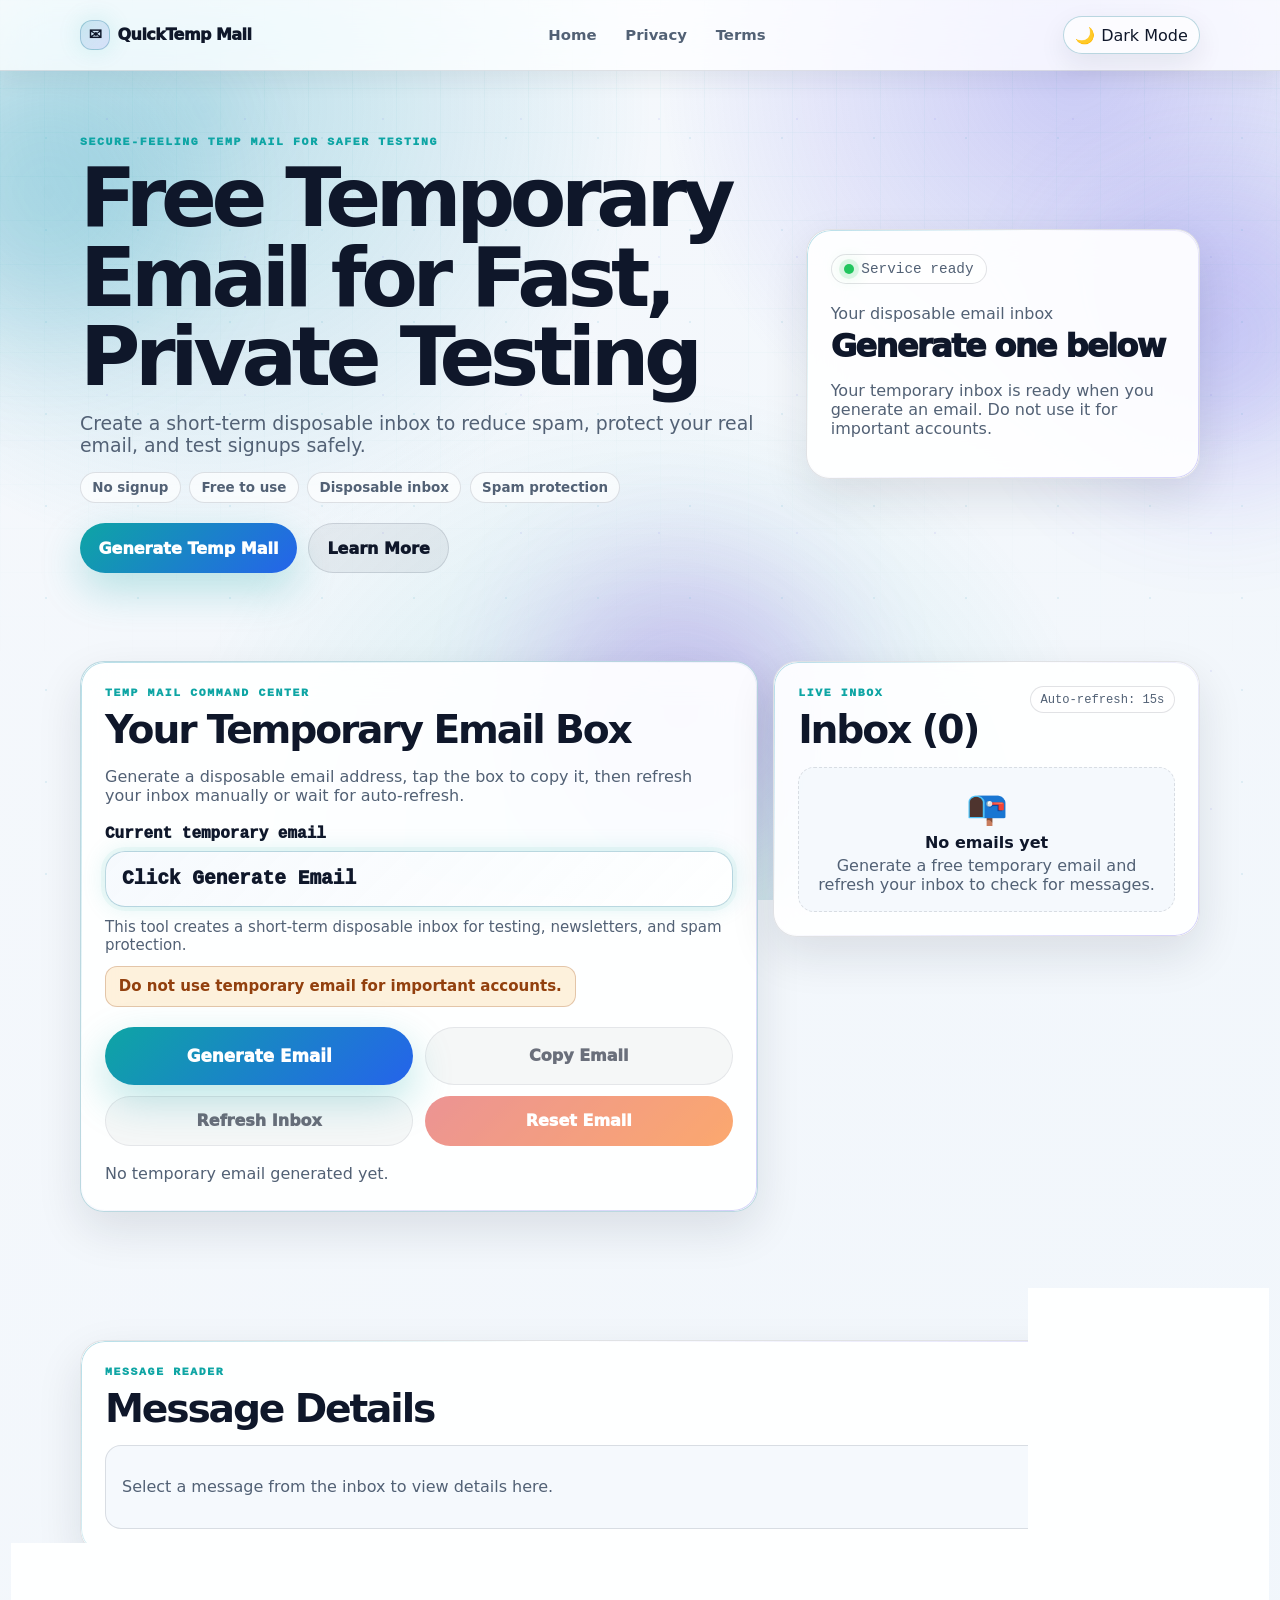
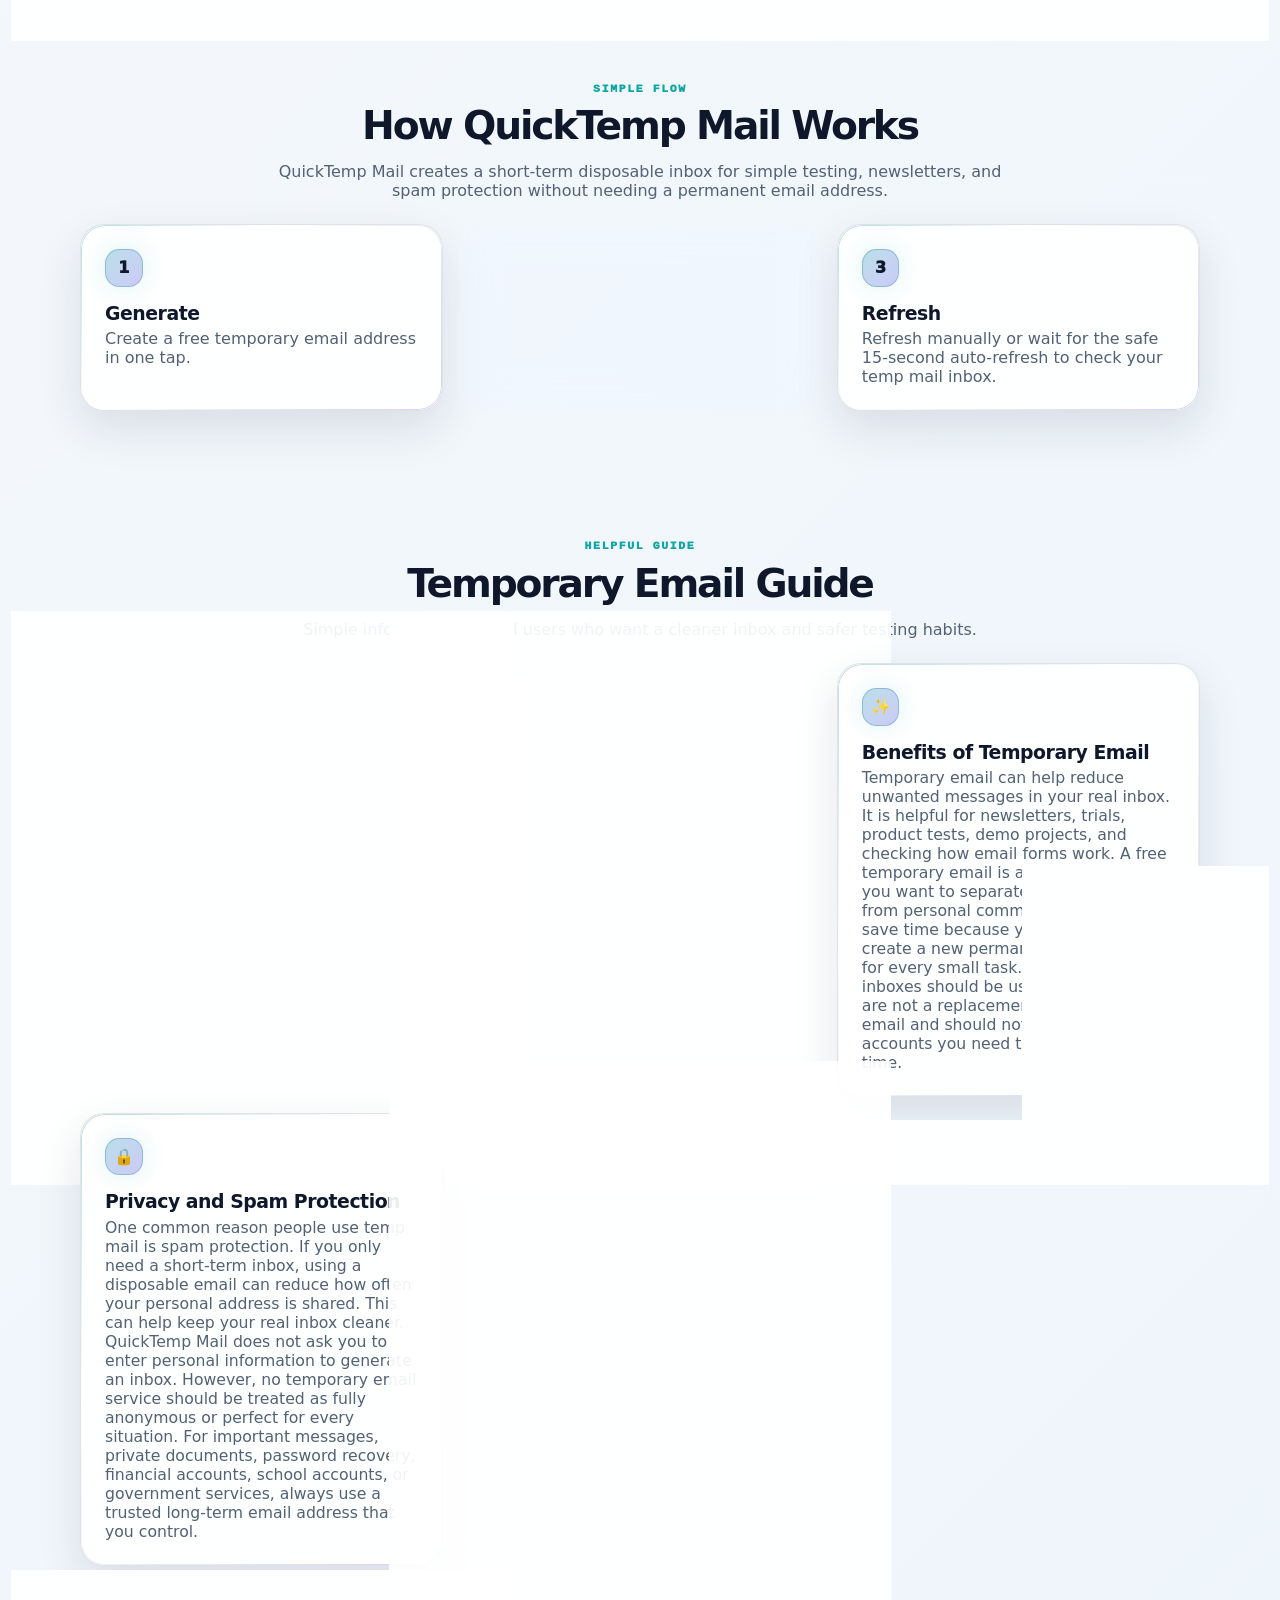
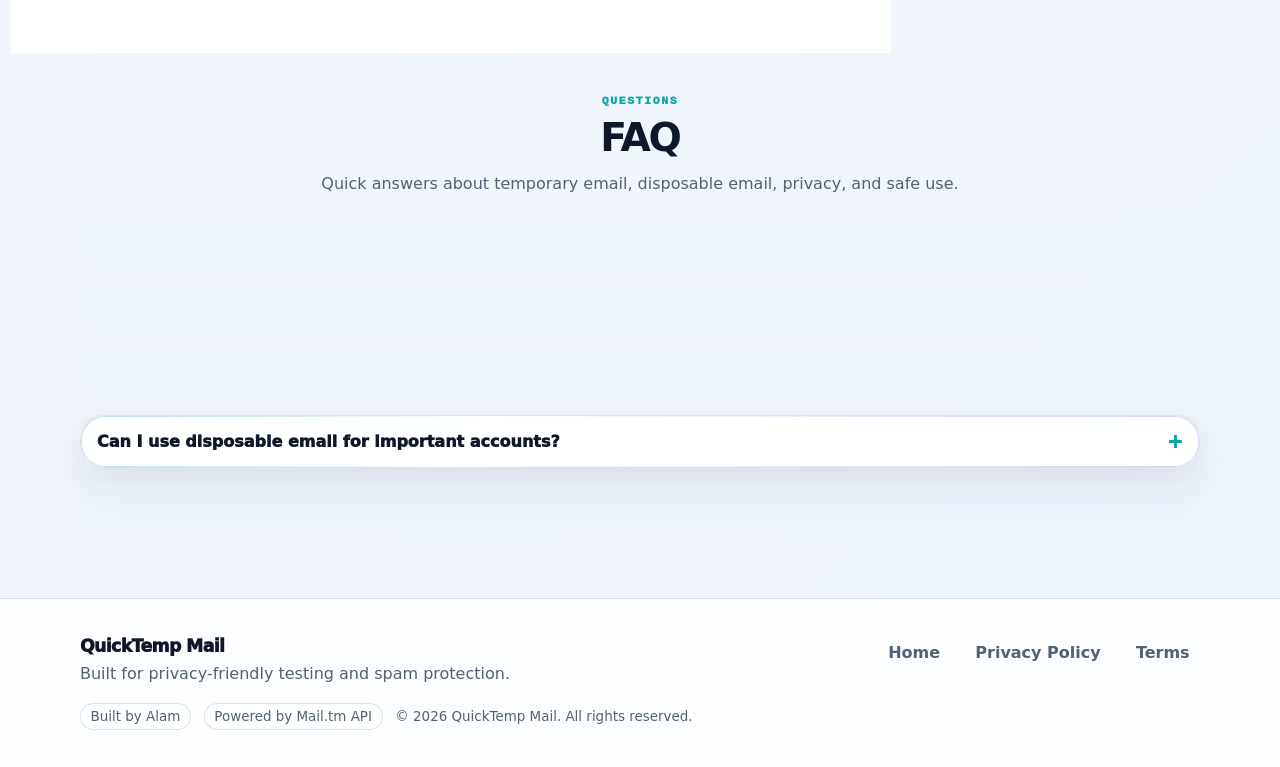
<file: index.html>
<!DOCTYPE html>
<html lang="en" data-theme="light">
<head>
  <meta charset="UTF-8" />
  <meta name="viewport" content="width=device-width, initial-scale=1.0" />
  <title>QuickTemp Mail - Free Temporary Email for Fast, Private Testing</title>
  <meta name="description" content="QuickTemp Mail is a free temporary email and disposable temp mail inbox for spam protection, newsletters, trials, and privacy-friendly testing." />
  <meta name="robots" content="index, follow" />
  <link rel="canonical" href="https://quicktemp-mail.pages.dev/" />
  <link rel="manifest" href="manifest.json" />
  <link rel="icon" href="favicon.svg" type="image/svg+xml" />

  <meta property="og:title" content="QuickTemp Mail - Free Temporary Email" />
  <meta property="og:description" content="Create a short-term disposable inbox to reduce spam and test signups safely." />
  <meta property="og:type" content="website" />
  <meta property="og:url" content="https://quicktemp-mail.pages.dev/" />
  <meta property="og:image" content="https://quicktemp-mail.pages.dev/favicon.svg" />

  <link rel="stylesheet" href="style.css" />
  <link rel="stylesheet" href="security-ui.css" />
</head>
<body>
  <div class="background-effects" aria-hidden="true">
    <span class="glow glow-one"></span>
    <span class="glow glow-two"></span>
    <span class="glow glow-three"></span>
    <span class="cyber-grid"></span>
    <span class="particle-field"></span>
  </div>

  <header class="site-header">
    <nav class="nav container" aria-label="Main navigation">
      <a class="logo" href="index.html" aria-label="QuickTemp Mail homepage">
        <span class="logo-mark" aria-hidden="true">✉️</span>
        <span>QuickTemp Mail</span>
      </a>

      <div class="nav-links" aria-label="Page links">
        <a href="index.html">Home</a>
        <a href="privacy.html">Privacy</a>
        <a href="terms.html">Terms</a>
      </div>

      <button class="theme-toggle" type="button" aria-label="Toggle dark mode">
        <span aria-hidden="true">🌙</span>
        <span class="theme-toggle-text">Dark Mode</span>
      </button>
    </nav>
  </header>

  <main>
    <section class="hero section-padding">
      <div class="container hero-grid">
        <div class="hero-content reveal-card">
          <p class="eyebrow">Secure-feeling temp mail for safer testing</p>
          <h1>Free Temporary Email for Fast, Private Testing</h1>
          <p class="hero-description">Create a short-term disposable inbox to reduce spam, protect your real email, and test signups safely.</p>

          <div class="trust-badges" aria-label="QuickTemp Mail highlights">
            <span>No signup</span>
            <span>Free to use</span>
            <span>Disposable inbox</span>
            <span>Spam protection</span>
          </div>

          <div class="hero-actions" aria-label="Primary actions">
            <a class="btn btn-primary" href="#mailbox">Generate Temp Mail</a>
            <a class="btn btn-secondary" href="#guide">Learn More</a>
          </div>
        </div>

        <aside class="hero-card reveal-card" aria-label="Temporary email preview">
          <div class="status-pill">
            <span class="status-dot" aria-hidden="true"></span>
            Service ready
          </div>
          <p class="preview-label">Your disposable email inbox</p>
          <p class="preview-email">Generate one below</p>
          <p class="muted-text">Your temporary inbox is ready when you generate an email. Do not use it for important accounts.</p>
        </aside>
      </div>
    </section>

    <section id="mailbox" class="section-padding app-section">
      <div class="container app-layout">
        <section class="panel temp-box reveal-card" aria-labelledby="temp-mail-title">
          <div class="section-heading">
            <p class="eyebrow">Temp mail command center</p>
            <h2 id="temp-mail-title">Your Temporary Email Box</h2>
            <p>Generate a disposable email address, tap the box to copy it, then refresh your inbox manually or wait for auto-refresh.</p>
          </div>

          <div id="errorBanner" class="error-banner" role="alert" hidden></div>

          <div class="email-display" aria-live="polite">
            <label for="emailAddress">Current temporary email</label>
            <div class="email-row">
              <input id="emailAddress" type="text" value="Click Generate Email" readonly aria-describedby="emailHelp importantNotice" title="Tap to copy email" />
            </div>
            <p id="emailHelp" class="help-text">This tool creates a short-term disposable inbox for testing, newsletters, and spam protection.</p>
            <p id="importantNotice" class="notice-text">Do not use temporary email for important accounts.</p>
          </div>

          <div class="button-grid" aria-label="Temporary email controls">
            <button id="generateBtn" class="btn btn-primary btn-generate" type="button">Generate Email</button>
            <button id="copyBtn" class="btn btn-secondary" type="button" disabled>Copy Email</button>
            <button id="refreshBtn" class="btn btn-secondary" type="button" disabled>Refresh Inbox</button>
            <button id="resetBtn" class="btn btn-danger" type="button" disabled>Reset Email</button>
          </div>

          <div class="status-row">
            <span id="loadingSpinner" class="inline-spinner" aria-hidden="true" hidden></span>
            <p id="statusMessage" class="status-message" role="status" aria-live="polite">No temporary email generated yet.</p>
          </div>
        </section>

        <section class="panel inbox-panel reveal-card" aria-labelledby="inbox-title">
          <div class="section-heading compact-heading inbox-heading">
            <div>
              <p class="eyebrow">Live inbox</p>
              <h2 id="inbox-title">Inbox (<span id="inboxCount">0</span>)</h2>
            </div>
            <span class="auto-refresh-note">Auto-refresh: 15s</span>
          </div>

          <ul id="inboxList" class="inbox-list" aria-label="Inbox messages">
            <li class="empty-state">
              <span class="empty-icon" aria-hidden="true">📭</span>
              <strong>No emails yet</strong>
              <span>Generate a free temporary email and refresh your inbox to check for messages.</span>
            </li>
          </ul>
        </section>
      </div>
    </section>

    <section class="section-padding details-section">
      <div class="container">
        <section class="panel message-details reveal-card" aria-labelledby="message-title">
          <div class="section-heading compact-heading">
            <p class="eyebrow">Message reader</p>
            <h2 id="message-title">Message Details</h2>
          </div>

          <article id="messageDetails" class="message-card compact-placeholder">
            <p class="muted-text">Select a message from the inbox to view sender, subject, date, and text body.</p>
          </article>
        </section>
      </div>
    </section>

    <section id="how-it-works" class="section-padding how-section">
      <div class="container">
        <div class="section-heading center-heading reveal-card">
          <p class="eyebrow">Simple flow</p>
          <h2>How QuickTemp Mail Works</h2>
          <p>QuickTemp Mail creates a short-term disposable inbox for simple testing, newsletters, and spam protection without needing a permanent email address.</p>
        </div>

        <div class="steps-grid">
          <article class="step-card reveal-card">
            <span class="step-number">1</span>
            <h3>Generate</h3>
            <p>Create a free temporary email address in one tap.</p>
          </article>

          <article class="step-card reveal-card">
            <span class="step-number">2</span>
            <h3>Use</h3>
            <p>Copy the disposable email address and use it for newsletters, testing, or spam protection.</p>
          </article>

          <article class="step-card reveal-card">
            <span class="step-number">3</span>
            <h3>Refresh</h3>
            <p>Refresh manually or wait for the safe 15-second auto-refresh to check your temp mail inbox.</p>
          </article>
        </div>
      </div>
    </section>

    <section id="guide" class="section-padding content-section">
      <div class="container">
        <div class="section-heading center-heading reveal-card">
          <p class="eyebrow">Helpful guide</p>
          <h2>Temporary Email Guide</h2>
          <p>Simple information for real users who want a cleaner inbox and safer testing habits.</p>
        </div>

        <div class="content-grid">
          <article class="content-card reveal-card">
            <span class="content-icon" aria-hidden="true">🛡️</span>
            <h3>What is Temporary Email?</h3>
            <p>A temporary email is a short-term email address that you can use when you do not want to share your main inbox. It is useful when you want to read a confirmation message, test a form, join a newsletter, or try a simple online tool without filling your real inbox with extra mail. A temp mail inbox is usually quick to create and easy to reset. QuickTemp Mail creates a disposable email address that you can use for low-risk tasks where a short-term inbox is enough. It is not meant for important accounts, recovery emails, banking, school, or government services.</p>
          </article>

          <article class="content-card reveal-card">
            <span class="content-icon" aria-hidden="true">⚡</span>
            <h3>How Disposable Email Works</h3>
            <p>A disposable email works by creating a new short-term address. After the address is created, messages sent to that address can be fetched from the inbox. QuickTemp Mail keeps this flow simple: generate an email, copy it, use it where appropriate, and refresh the inbox to check for messages. The website saves the current temporary email session in your browser so the inbox can continue after a page refresh. The message body is shown as safe plain text where possible, which helps keep the page clean and readable.</p>
          </article>

          <article class="content-card reveal-card">
            <span class="content-icon" aria-hidden="true">✨</span>
            <h3>Benefits of Temporary Email</h3>
            <p>Temporary email can help reduce unwanted messages in your real inbox. It is helpful for newsletters, trials, product tests, demo projects, and checking how email forms work. A free temporary email is also useful when you want to separate casual testing from personal communication. It can save time because you do not need to create a new permanent email address for every small task. Still, temporary inboxes should be used carefully. They are not a replacement for your main email and should not be used for accounts you need to keep for a long time.</p>
          </article>

          <article class="content-card reveal-card">
            <span class="content-icon" aria-hidden="true">🔒</span>
            <h3>Privacy and Spam Protection</h3>
            <p>One common reason people use temp mail is spam protection. If you only need a short-term inbox, using a disposable email can reduce how often your personal address is shared. This can help keep your real inbox cleaner. QuickTemp Mail does not ask you to enter personal information to generate an inbox. However, no temporary email service should be treated as fully anonymous or perfect for every situation. For important messages, private documents, password recovery, financial accounts, school accounts, or government services, always use a trusted long-term email address that you control.</p>
          </article>

          <article class="content-card reveal-card">
            <span class="content-icon" aria-hidden="true">🧪</span>
            <h3>Temporary Email for Testing</h3>
            <p>Temporary email is useful for students, developers, creators, and website owners who need to test simple email flows. You can test a contact form, newsletter signup, demo login, or project notification without filling your main inbox. QuickTemp Mail keeps the process beginner-friendly because it runs as a static site with HTML, CSS, and JavaScript. Just generate a disposable email, send a test message, and refresh the inbox. Keep testing honest and safe, and avoid using temporary email for any harmful or misleading activity.</p>
          </article>
        </div>
      </div>
    </section>

    <section id="faq" class="section-padding faq-section">
      <div class="container">
        <div class="section-heading center-heading reveal-card">
          <p class="eyebrow">Questions</p>
          <h2>FAQ</h2>
          <p>Quick answers about temporary email, disposable email, privacy, and safe use.</p>
        </div>

        <div class="faq-grid" data-faq-list>
          <details class="faq-item reveal-card">
            <summary>What is a temporary email?</summary>
            <p>A temporary email is a short-term inbox you can use when you do not want to share your main email address.</p>
          </details>

          <details class="faq-item reveal-card">
            <summary>Is temp mail useful for spam protection?</summary>
            <p>Yes. A temp mail inbox can help reduce unwanted messages in your real inbox when you only need a short-term address.</p>
          </details>

          <details class="faq-item reveal-card">
            <summary>Is QuickTemp Mail fully anonymous?</summary>
            <p>No. This project does not claim full anonymity. Use it for privacy-friendly temporary email needs and basic testing.</p>
          </details>

          <details class="faq-item reveal-card">
            <summary>Can I use disposable email for important accounts?</summary>
            <p>No. Temporary inboxes are not recommended for banking, school, government, recovery emails, or anything important.</p>
          </details>

          <details class="faq-item reveal-card">
            <summary>Does QuickTemp Mail need setup?</summary>
            <p>No. You can generate a temporary inbox from the page without creating a personal account on this website.</p>
          </details>
        </div>
      </div>
    </section>
  </main>

  <footer class="site-footer">
    <div class="container footer-shell">
      <div class="footer-brand-block">
        <a class="footer-logo" href="index.html">QuickTemp Mail</a>
        <p>Built for privacy-friendly testing and spam protection.</p>
      </div>

      <nav class="footer-links" aria-label="Footer links">
        <a href="index.html">Home</a>
        <a href="privacy.html">Privacy Policy</a>
        <a href="terms.html">Terms</a>
      </nav>

      <div class="footer-meta" aria-label="Project credits">
        <span>Built by Alam</span>
        <span>Powered by Mail.tm API</span>
        <span>© 2026 QuickTemp Mail. All rights reserved.</span>
      </div>
    </div>
  </footer>

  <div id="toastContainer" class="toast-container" aria-live="polite" aria-atomic="true"></div>
  <script src="diagnostics.js"></script>
  <script src="script.js"></script>
</body>
</html>
</file>
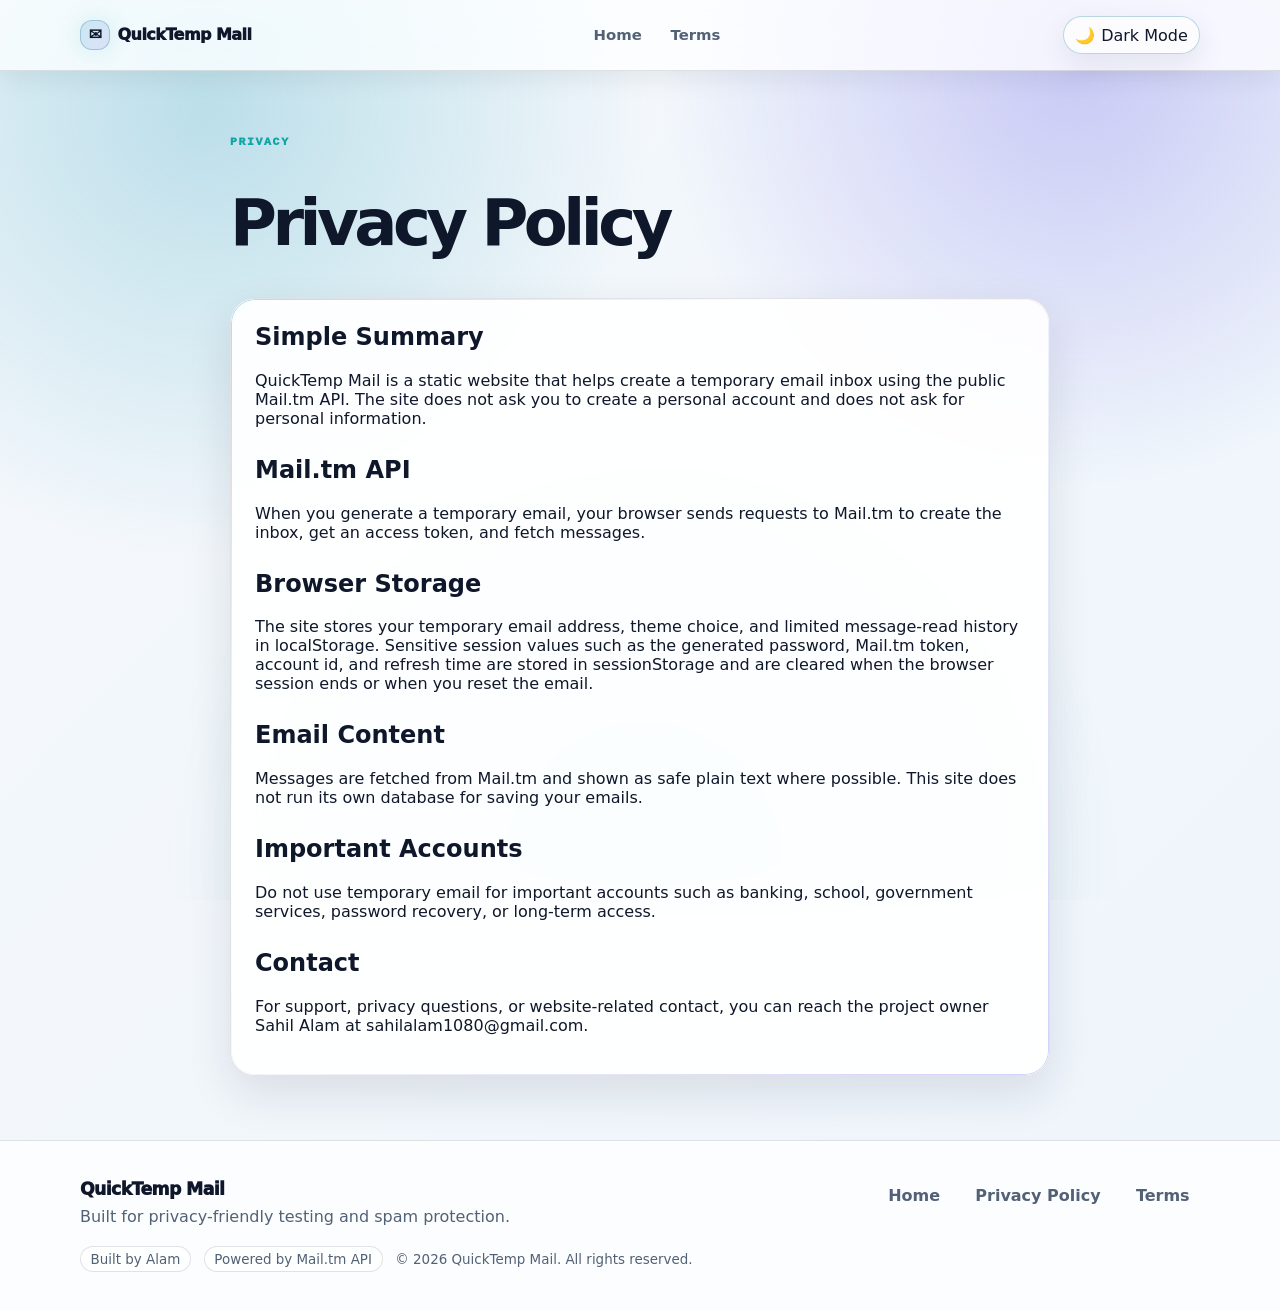
<file: privacy.html>
<!DOCTYPE html>
<html lang="en" data-theme="light">
<head>
  <meta charset="UTF-8" />
  <meta name="viewport" content="width=device-width, initial-scale=1.0" />
  <title>Privacy Policy - QuickTemp Mail</title>
  <meta name="description" content="Privacy Policy for QuickTemp Mail, a free temporary email website using Mail.tm API for disposable email inboxes." />
  <meta name="robots" content="index, follow" />
  <link rel="canonical" href="https://quicktemp-mail.pages.dev/privacy.html" />
  <link rel="manifest" href="manifest.json" />
  <link rel="icon" href="favicon.svg" type="image/svg+xml" />
  <link rel="stylesheet" href="style.css" />
  <link rel="stylesheet" href="security-ui.css" />
</head>
<body>
  <header class="site-header">
    <nav class="nav container" aria-label="Main navigation">
      <a class="logo" href="index.html">
        <span class="logo-mark" aria-hidden="true">✉️</span>
        <span>QuickTemp Mail</span>
      </a>
      <div class="nav-links" aria-label="Page links">
        <a href="index.html">Home</a>
        <a href="terms.html">Terms</a>
      </div>
      <button class="theme-toggle" type="button" aria-label="Toggle dark mode">
        <span aria-hidden="true">🌙</span>
        <span class="theme-toggle-text">Dark Mode</span>
      </button>
    </nav>
  </header>

  <main class="section-padding">
    <div class="container legal-page">
      <p class="eyebrow">Privacy</p>
      <h1>Privacy Policy</h1>

      <section class="legal-card">
        <h2>Simple Summary</h2>
        <p>QuickTemp Mail is a static website that helps create a temporary email inbox using the public Mail.tm API. The site does not ask you to create a personal account and does not ask for personal information.</p>

        <h2>Mail.tm API</h2>
        <p>When you generate a temporary email, your browser sends requests to Mail.tm to create the inbox, get an access token, and fetch messages.</p>

        <h2>Browser Storage</h2>
        <p>The site stores your temporary email address, theme choice, and limited message-read history in localStorage. Sensitive session values such as the generated password, Mail.tm token, account id, and refresh time are stored in sessionStorage and are cleared when the browser session ends or when you reset the email.</p>

        <h2>Email Content</h2>
        <p>Messages are fetched from Mail.tm and shown as safe plain text where possible. This site does not run its own database for saving your emails.</p>

        <h2>Important Accounts</h2>
        <p>Do not use temporary email for important accounts such as banking, school, government services, password recovery, or long-term access.</p>

        <h2>Contact</h2>
        <p>For support, privacy questions, or website-related contact, you can reach the project owner Sahil Alam at sahilalam1080@gmail.com.</p>
      </section>
    </div>
  </main>

  <footer class="site-footer">
    <div class="container footer-shell">
      <div class="footer-brand-block">
        <a class="footer-logo" href="index.html">QuickTemp Mail</a>
        <p>Built for privacy-friendly testing and spam protection.</p>
      </div>

      <nav class="footer-links" aria-label="Footer links">
        <a href="index.html">Home</a>
        <a href="privacy.html">Privacy Policy</a>
        <a href="terms.html">Terms</a>
      </nav>

      <div class="footer-meta" aria-label="Project credits">
        <span>Built by Alam</span>
        <span>Powered by Mail.tm API</span>
        <span>© 2026 QuickTemp Mail. All rights reserved.</span>
      </div>
    </div>
  </footer>

  <div id="toastContainer" class="toast-container" aria-live="polite" aria-atomic="true"></div>
  <script src="script.js"></script>
</body>
</html>
</file>
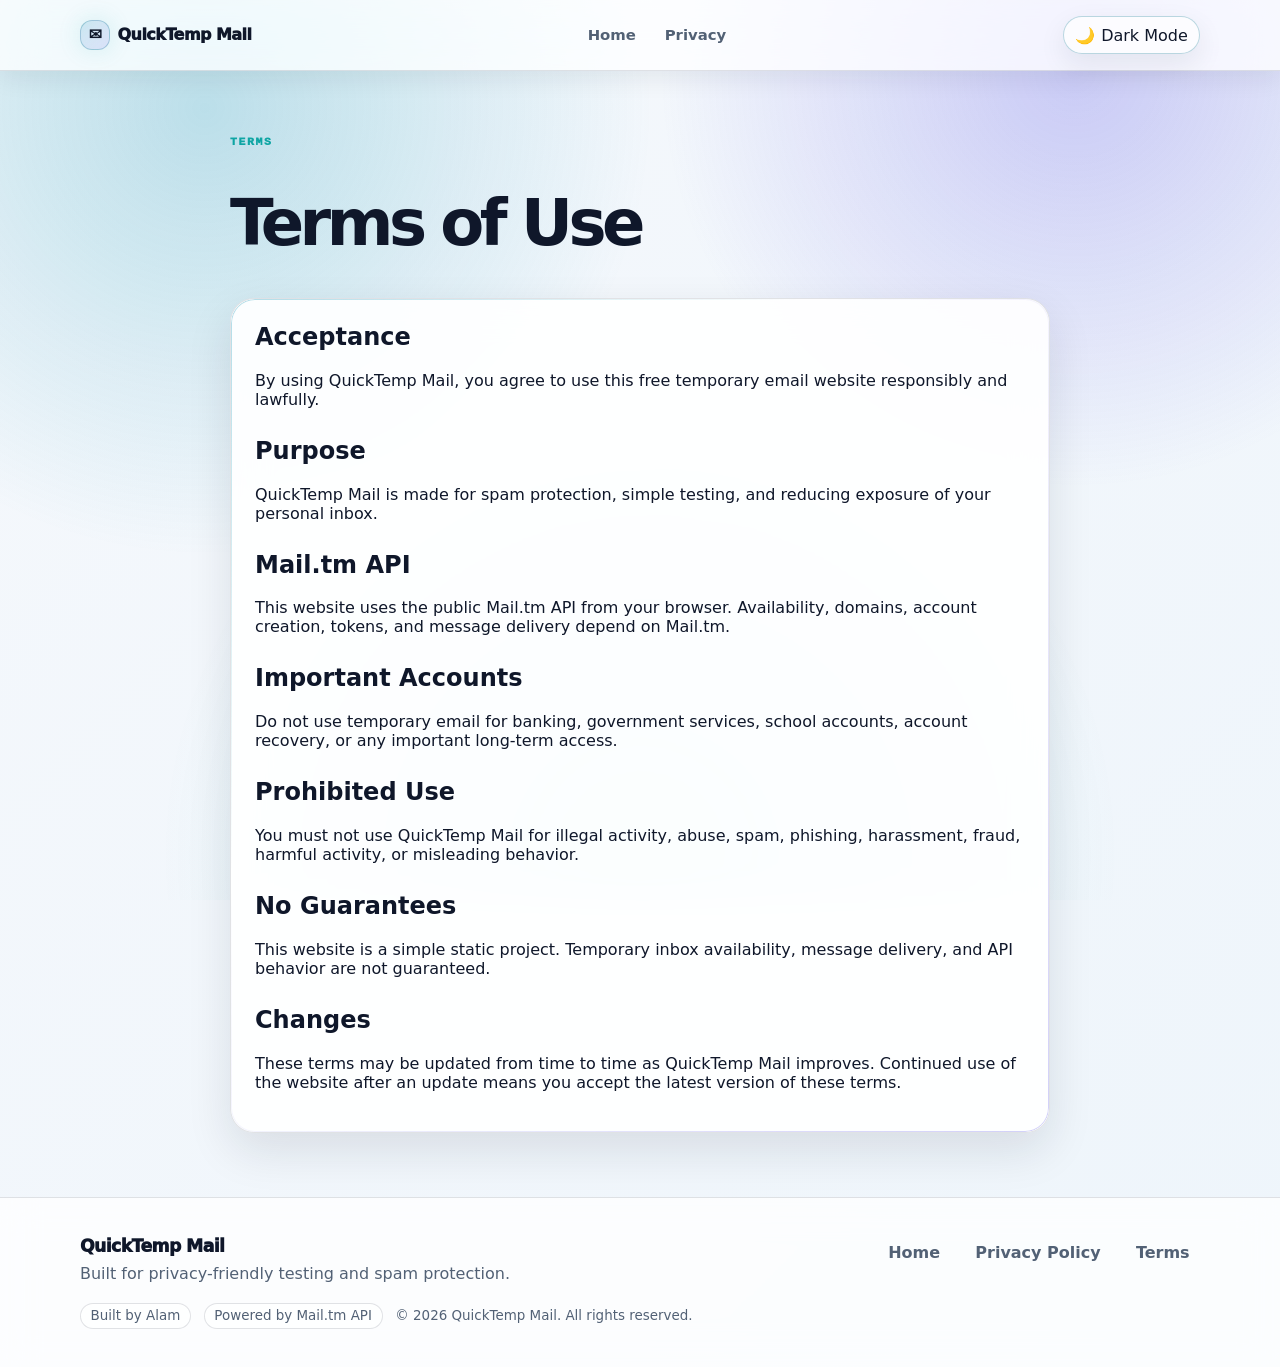
<file: terms.html>
<!DOCTYPE html>
<html lang="en" data-theme="light">
<head>
  <meta charset="UTF-8" />
  <meta name="viewport" content="width=device-width, initial-scale=1.0" />
  <title>Terms of Use - QuickTemp Mail</title>
  <meta name="description" content="Terms of use for QuickTemp Mail, a free temporary email and disposable email website powered by Mail.tm API." />
  <meta name="robots" content="index, follow" />
  <link rel="canonical" href="https://quicktemp-mail.pages.dev/terms.html" />
  <link rel="manifest" href="manifest.json" />
  <link rel="icon" href="favicon.svg" type="image/svg+xml" />
  <link rel="stylesheet" href="style.css" />
  <link rel="stylesheet" href="security-ui.css" />
</head>
<body>
  <header class="site-header">
    <nav class="nav container" aria-label="Main navigation">
      <a class="logo" href="index.html">
        <span class="logo-mark" aria-hidden="true">✉️</span>
        <span>QuickTemp Mail</span>
      </a>
      <div class="nav-links" aria-label="Page links">
        <a href="index.html">Home</a>
        <a href="privacy.html">Privacy</a>
      </div>
      <button class="theme-toggle" type="button" aria-label="Toggle dark mode">
        <span aria-hidden="true">🌙</span>
        <span class="theme-toggle-text">Dark Mode</span>
      </button>
    </nav>
  </header>

  <main class="section-padding">
    <div class="container legal-page">
      <p class="eyebrow">Terms</p>
      <h1>Terms of Use</h1>

      <section class="legal-card">
        <h2>Acceptance</h2>
        <p>By using QuickTemp Mail, you agree to use this free temporary email website responsibly and lawfully.</p>

        <h2>Purpose</h2>
        <p>QuickTemp Mail is made for spam protection, simple testing, and reducing exposure of your personal inbox.</p>

        <h2>Mail.tm API</h2>
        <p>This website uses the public Mail.tm API from your browser. Availability, domains, account creation, tokens, and message delivery depend on Mail.tm.</p>

        <h2>Important Accounts</h2>
        <p>Do not use temporary email for banking, government services, school accounts, account recovery, or any important long-term access.</p>

        <h2>Prohibited Use</h2>
        <p>You must not use QuickTemp Mail for illegal activity, abuse, spam, phishing, harassment, fraud, harmful activity, or misleading behavior.</p>

        <h2>No Guarantees</h2>
        <p>This website is a simple static project. Temporary inbox availability, message delivery, and API behavior are not guaranteed.</p>

        <h2>Changes</h2>
        <p>These terms may be updated from time to time as QuickTemp Mail improves. Continued use of the website after an update means you accept the latest version of these terms.</p>
      </section>
    </div>
  </main>

  <footer class="site-footer">
    <div class="container footer-shell">
      <div class="footer-brand-block">
        <a class="footer-logo" href="index.html">QuickTemp Mail</a>
        <p>Built for privacy-friendly testing and spam protection.</p>
      </div>

      <nav class="footer-links" aria-label="Footer links">
        <a href="index.html">Home</a>
        <a href="privacy.html">Privacy Policy</a>
        <a href="terms.html">Terms</a>
      </nav>

      <div class="footer-meta" aria-label="Project credits">
        <span>Built by Alam</span>
        <span>Powered by Mail.tm API</span>
        <span>© 2026 QuickTemp Mail. All rights reserved.</span>
      </div>
    </div>
  </footer>

  <div id="toastContainer" class="toast-container" aria-live="polite" aria-atomic="true"></div>
  <script src="script.js"></script>
</body>
</html>
</file>
<file: style.css>
:root {
  color-scheme: light;
  --bg: #f4f7fc;
  --bg-2: #eef4ff;
  --surface: rgba(255, 255, 255, 0.9);
  --surface-solid: #ffffff;
  --surface-soft: #eef4ff;
  --text: #0f172a;
  --muted: #526174;
  --border: rgba(37, 99, 235, 0.16);
  --border-strong: rgba(37, 99, 235, 0.28);
  --primary: #2563eb;
  --primary-hover: #1d4ed8;
  --cyan: #06b6d4;
  --violet: #7c3aed;
  --purple: #a855f7;
  --secondary: rgba(37, 99, 235, 0.08);
  --secondary-hover: rgba(37, 99, 235, 0.14);
  --danger: #dc2626;
  --danger-hover: #b91c1c;
  --success-bg: rgba(16, 185, 129, 0.12);
  --success-text: #047857;
  --warning-bg: rgba(245, 158, 11, 0.14);
  --warning-text: #92400e;
  --error-bg: rgba(239, 68, 68, 0.12);
  --error-text: #991b1b;
  --error-border: rgba(239, 68, 68, 0.28);
  --new-bg: rgba(37, 99, 235, 0.1);
  --new-border: rgba(6, 182, 212, 0.5);
  --shadow: 0 24px 70px rgba(15, 23, 42, 0.14);
  --shadow-soft: 0 14px 36px rgba(15, 23, 42, 0.1);
  --glow: 0 0 38px rgba(37, 99, 235, 0.2);
  --radius-xl: 30px;
  --radius-lg: 24px;
  --radius-md: 16px;
  --radius-sm: 12px;
  --container: 1120px;
}

[data-theme="dark"] {
  color-scheme: dark;
  --bg: #050816;
  --bg-2: #07111f;
  --surface: rgba(12, 21, 38, 0.74);
  --surface-solid: #0b1426;
  --surface-soft: rgba(13, 28, 52, 0.78);
  --text: #eef6ff;
  --muted: #a9b8cf;
  --border: rgba(125, 211, 252, 0.18);
  --border-strong: rgba(139, 92, 246, 0.36);
  --primary: #38bdf8;
  --primary-hover: #7dd3fc;
  --cyan: #22d3ee;
  --violet: #8b5cf6;
  --purple: #c084fc;
  --secondary: rgba(34, 211, 238, 0.1);
  --secondary-hover: rgba(139, 92, 246, 0.16);
  --danger: #fb7185;
  --danger-hover: #f43f5e;
  --success-bg: rgba(34, 197, 94, 0.13);
  --success-text: #86efac;
  --warning-bg: rgba(251, 191, 36, 0.13);
  --warning-text: #fde68a;
  --error-bg: rgba(248, 113, 113, 0.12);
  --error-text: #fecaca;
  --error-border: rgba(248, 113, 113, 0.28);
  --new-bg: rgba(56, 189, 248, 0.1);
  --new-border: rgba(34, 211, 238, 0.55);
  --shadow: 0 24px 70px rgba(0, 0, 0, 0.38);
  --shadow-soft: 0 14px 36px rgba(0, 0, 0, 0.28);
  --glow: 0 0 42px rgba(34, 211, 238, 0.22);
}

* {
  box-sizing: border-box;
}

html {
  scroll-behavior: smooth;
}

body {
  min-height: 100vh;
  margin: 0;
  overflow-x: hidden;
  font-family: Inter, ui-sans-serif, system-ui, -apple-system, BlinkMacSystemFont, "Segoe UI", sans-serif;
  background: linear-gradient(135deg, var(--bg), var(--bg-2));
  color: var(--text);
  line-height: 1.6;
}

body,
button,
input {
  font: inherit;
}

a {
  color: inherit;
  text-decoration: none;
}

a:hover {
  text-decoration: none;
}

body::before {
  content: "";
  position: fixed;
  inset: 0;
  z-index: -5;
  background:
    radial-gradient(circle at 16% 12%, color-mix(in srgb, var(--cyan) 24%, transparent), transparent 28rem),
    radial-gradient(circle at 84% 8%, color-mix(in srgb, var(--violet) 25%, transparent), transparent 26rem),
    radial-gradient(circle at 50% 95%, color-mix(in srgb, var(--primary) 16%, transparent), transparent 30rem);
  pointer-events: none;
}

.background-effects {
  position: fixed;
  inset: 0;
  z-index: -4;
  overflow: hidden;
  pointer-events: none;
}

.cyber-grid {
  position: absolute;
  inset: 0;
  background-image:
    linear-gradient(color-mix(in srgb, var(--primary) 10%, transparent) 1px, transparent 1px),
    linear-gradient(90deg, color-mix(in srgb, var(--primary) 10%, transparent) 1px, transparent 1px);
  background-size: 44px 44px;
  mask-image: linear-gradient(to bottom, rgba(0, 0, 0, 0.78), transparent 78%);
  opacity: 0.5;
}

.glow {
  position: absolute;
  width: 18rem;
  height: 18rem;
  border-radius: 999px;
  filter: blur(54px);
  opacity: 0.34;
  animation: floatGlow 11s ease-in-out infinite alternate;
}

.glow-one {
  top: 3rem;
  left: -6rem;
  background: var(--cyan);
}

.glow-two {
  top: 12rem;
  right: -5rem;
  background: var(--violet);
  animation-delay: 1.8s;
}

.glow-three {
  bottom: 3rem;
  left: 42%;
  background: var(--purple);
  animation-delay: 3.2s;
}

.particle-field {
  position: absolute;
  inset: 0;
  background-image:
    radial-gradient(circle, color-mix(in srgb, var(--cyan) 50%, transparent) 0 1px, transparent 1.5px),
    radial-gradient(circle, color-mix(in srgb, var(--violet) 44%, transparent) 0 1px, transparent 1.6px);
  background-size: 92px 92px, 138px 138px;
  background-position: 0 0, 38px 50px;
  opacity: 0.3;
  animation: driftParticles 24s linear infinite;
}

.container {
  width: min(100% - 1.25rem, var(--container));
  margin-inline: auto;
}

.section-padding {
  padding: 2.2rem 0;
}

.site-header {
  position: sticky;
  top: 0;
  z-index: 20;
  border-bottom: 1px solid var(--border);
  background: color-mix(in srgb, var(--surface) 84%, transparent);
  backdrop-filter: blur(22px) saturate(150%);
  box-shadow: 0 1px 0 color-mix(in srgb, var(--cyan) 12%, transparent), var(--shadow-soft);
}

[data-theme="dark"] .site-header {
  background: rgba(5, 8, 22, 0.72);
  border-bottom-color: rgba(34, 211, 238, 0.2);
  box-shadow: 0 1px 0 rgba(139, 92, 246, 0.22), 0 0 28px rgba(34, 211, 238, 0.08);
}

.nav {
  min-height: 62px;
  display: flex;
  align-items: center;
  justify-content: space-between;
  gap: 0.65rem;
}

.logo,
.footer-logo {
  font-weight: 950;
  letter-spacing: -0.035em;
}

.logo {
  display: inline-flex;
  align-items: center;
  gap: 0.45rem;
  min-width: 0;
  font-size: 1rem;
  white-space: nowrap;
}

.logo-mark {
  display: inline-grid;
  place-items: center;
  width: 1.9rem;
  height: 1.9rem;
  border: 1px solid var(--border-strong);
  border-radius: 0.75rem;
  background: linear-gradient(135deg, color-mix(in srgb, var(--cyan) 18%, transparent), color-mix(in srgb, var(--violet) 14%, transparent));
  box-shadow: var(--glow);
}

.nav-links {
  display: none;
  align-items: center;
  gap: 0.5rem;
  color: var(--muted);
  font-size: 0.93rem;
  font-weight: 800;
}

.nav-links a,
.footer-links a {
  position: relative;
  border-radius: 999px;
  padding: 0.45rem 0.65rem;
  transition: color 0.18s ease, background 0.18s ease, transform 0.18s ease;
}

.nav-links a:hover,
.nav-links a:focus-visible,
.footer-links a:hover,
.footer-links a:focus-visible {
  color: var(--primary);
  background: color-mix(in srgb, var(--primary) 10%, transparent);
  outline: none;
}

.theme-toggle {
  border: 1px solid var(--border-strong);
  background: color-mix(in srgb, var(--surface) 75%, transparent);
  color: var(--text);
  border-radius: 999px;
  padding: 0.55rem 0.7rem;
  display: inline-flex;
  align-items: center;
  gap: 0.4rem;
  cursor: pointer;
  box-shadow: var(--shadow-soft);
  white-space: nowrap;
  transition: transform 0.18s ease, box-shadow 0.18s ease, border-color 0.18s ease;
}

.theme-toggle:hover,
.theme-toggle:focus-visible {
  border-color: var(--primary);
  box-shadow: var(--glow);
  outline: none;
}

.theme-toggle:active,
.btn:active:not(:disabled),
.message-button:active {
  transform: scale(0.98);
}

.theme-toggle-text {
  display: none;
}

.hero {
  padding-top: 2rem;
  padding-bottom: 1.2rem;
}

.hero-grid {
  display: grid;
  gap: 1rem;
  align-items: center;
}

.hero h1 {
  max-width: 880px;
  margin: 0;
  font-size: clamp(2.35rem, 10vw, 5.15rem);
  line-height: 0.96;
  letter-spacing: -0.08em;
}

.hero-description {
  max-width: 700px;
  color: var(--muted);
  font-size: clamp(1rem, 3.5vw, 1.18rem);
  margin: 1rem 0 0;
}

.eyebrow {
  margin: 0 0 0.65rem;
  color: var(--primary);
  font-weight: 950;
  text-transform: uppercase;
  letter-spacing: 0.14em;
  font-size: 0.72rem;
}

.trust-badges {
  display: flex;
  flex-wrap: wrap;
  gap: 0.55rem;
  margin-top: 1rem;
}

.trust-badges span,
.status-pill,
.auto-refresh-note,
.footer-meta span:first-child {
  border: 1px solid var(--border);
  border-radius: 999px;
  background: color-mix(in srgb, var(--surface) 70%, transparent);
  color: var(--muted);
  box-shadow: inset 0 1px 0 color-mix(in srgb, #fff 20%, transparent);
}

.trust-badges span {
  padding: 0.45rem 0.7rem;
  font-size: 0.84rem;
  font-weight: 850;
}

.hero-actions,
.button-grid {
  display: flex;
  flex-wrap: wrap;
  gap: 0.7rem;
  margin-top: 1.25rem;
}

.btn {
  border: 0;
  border-radius: 999px;
  padding: 0.9rem 1.15rem;
  font-weight: 950;
  display: inline-flex;
  align-items: center;
  justify-content: center;
  gap: 0.5rem;
  min-height: 50px;
  cursor: pointer;
  transition: transform 0.18s ease, background 0.18s ease, opacity 0.18s ease, box-shadow 0.18s ease, border-color 0.18s ease;
  user-select: none;
}

.btn:hover:not(:disabled),
.btn:focus-visible:not(:disabled) {
  transform: translateY(-2px);
  box-shadow: 0 18px 42px color-mix(in srgb, var(--primary) 22%, transparent);
  outline: none;
}

.btn:disabled,
.btn.is-loading {
  cursor: not-allowed;
  opacity: 0.62;
}

.btn.is-loading::before,
.inline-spinner {
  content: "";
  width: 1rem;
  height: 1rem;
  border: 2px solid currentColor;
  border-right-color: transparent;
  border-radius: 50%;
  animation: spin 0.75s linear infinite;
  flex: 0 0 auto;
}

.btn-primary {
  color: #ffffff;
  background: linear-gradient(135deg, var(--primary), var(--violet));
  box-shadow: 0 16px 42px color-mix(in srgb, var(--primary) 28%, transparent);
}

.btn-primary:hover:not(:disabled) {
  background: linear-gradient(135deg, var(--primary-hover), var(--purple));
}

.btn-secondary {
  border: 1px solid var(--border);
  background: var(--secondary);
  color: var(--text);
}

.btn-secondary:hover:not(:disabled) {
  background: var(--secondary-hover);
  border-color: var(--border-strong);
}

.btn-danger {
  color: #ffffff;
  background: linear-gradient(135deg, var(--danger), #f97316);
}

.btn-danger:hover:not(:disabled) {
  background: linear-gradient(135deg, var(--danger-hover), #ea580c);
}

.btn-generate {
  min-height: 58px;
  font-size: 1.05rem;
}

.reveal-card {
  animation: slideUpFade 0.7s ease both;
}

.hero-card,
.panel,
.step-card,
.content-card,
.faq-item,
.legal-card {
  position: relative;
  overflow: hidden;
  border: 1px solid var(--border);
  border-radius: var(--radius-lg);
  background: var(--surface);
  box-shadow: var(--shadow);
  backdrop-filter: blur(18px) saturate(140%);
}

.hero-card::before,
.panel::before,
.step-card::before,
.content-card::before,
.faq-item::before,
.legal-card::before {
  content: "";
  position: absolute;
  inset: 0;
  border-radius: inherit;
  padding: 1px;
  background: linear-gradient(135deg, color-mix(in srgb, var(--cyan) 42%, transparent), transparent 35%, color-mix(in srgb, var(--violet) 35%, transparent));
  mask: linear-gradient(#000 0 0) content-box, linear-gradient(#000 0 0);
  mask-composite: exclude;
  pointer-events: none;
  opacity: 0.72;
}

.hero-card:hover,
.panel:hover,
.step-card:hover,
.content-card:hover,
.faq-item:hover {
  box-shadow: var(--shadow), var(--glow);
}

.hero-card {
  padding: 1.1rem;
}

.status-pill {
  display: inline-flex;
  align-items: center;
  gap: 0.45rem;
  padding: 0.4rem 0.75rem;
  font-size: 0.9rem;
}

.status-dot {
  width: 0.65rem;
  height: 0.65rem;
  border-radius: 50%;
  background: #22c55e;
  box-shadow: 0 0 0 5px rgba(34, 197, 94, 0.12), 0 0 18px rgba(34, 197, 94, 0.45);
}

.preview-label {
  color: var(--muted);
  margin: 1.25rem 0 0.25rem;
}

.preview-email {
  margin: 0;
  font-size: clamp(1.2rem, 7vw, 2rem);
  font-weight: 950;
  letter-spacing: -0.05em;
  overflow-wrap: anywhere;
}

.muted-text,
.help-text,
.status-message,
.message-meta,
.message-preview,
.message-date,
.message-note,
.auto-refresh-note {
  color: var(--muted);
}

.app-section {
  padding-top: 1rem;
}

.panel {
  padding: 1rem;
}

.temp-box {
  border-color: var(--border-strong);
}

.section-heading h2 {
  margin: 0;
  font-size: clamp(1.5rem, 7vw, 2.45rem);
  letter-spacing: -0.055em;
  line-height: 1.05;
}

.section-heading p:last-child {
  margin-bottom: 0;
  color: var(--muted);
}

.compact-heading {
  margin-bottom: 1rem;
}

.center-heading {
  text-align: center;
  max-width: 760px;
  margin: 0 auto 1.5rem;
}

.app-layout {
  display: grid;
  gap: 0.95rem;
}

.email-display {
  margin-top: 1.25rem;
}

.email-display label {
  display: block;
  margin-bottom: 0.5rem;
  font-weight: 950;
}

.email-row input {
  width: 100%;
  border: 1px solid var(--border-strong);
  border-radius: 20px;
  background: linear-gradient(135deg, color-mix(in srgb, var(--surface-soft) 75%, transparent), color-mix(in srgb, var(--surface) 72%, transparent));
  color: var(--text);
  padding: 1rem;
  font-weight: 950;
  font-size: clamp(1rem, 4vw, 1.22rem);
  overflow-wrap: anywhere;
  box-shadow: inset 0 1px 0 color-mix(in srgb, #fff 18%, transparent), 0 0 0 4px color-mix(in srgb, var(--primary) 5%, transparent), var(--glow);
  cursor: copy;
  transition: border-color 0.2s ease, box-shadow 0.2s ease, transform 0.2s ease;
}

.email-row input:hover,
.email-row input:focus {
  outline: none;
  border-color: var(--primary);
  box-shadow: inset 0 1px 0 color-mix(in srgb, #fff 18%, transparent), 0 0 0 4px color-mix(in srgb, var(--primary) 14%, transparent), 0 0 32px color-mix(in srgb, var(--cyan) 28%, transparent);
}

.help-text {
  margin: 0.7rem 0 0;
  font-size: 0.94rem;
}

.notice-text {
  display: inline-flex;
  margin: 0.75rem 0 0;
  padding: 0.65rem 0.8rem;
  border: 1px solid color-mix(in srgb, var(--warning-text) 25%, transparent);
  border-radius: var(--radius-sm);
  background: var(--warning-bg);
  color: var(--warning-text);
  font-size: 0.94rem;
  font-weight: 850;
}

.error-banner {
  border: 1px solid var(--error-border);
  background: var(--error-bg);
  color: var(--error-text);
  border-radius: var(--radius-md);
  padding: 0.85rem 1rem;
  font-weight: 850;
  margin-top: 1rem;
}

.button-grid {
  display: grid;
  grid-template-columns: 1fr;
}

.status-row {
  display: flex;
  align-items: center;
  gap: 0.55rem;
  margin-top: 0.9rem;
  min-height: 1.65rem;
}

.status-message {
  margin: 0;
}

.status-message.success {
  color: var(--success-text);
}

.status-message.warning {
  color: var(--warning-text);
}

.status-message.error {
  color: var(--error-text);
}

.inbox-heading {
  display: flex;
  align-items: flex-start;
  justify-content: space-between;
  gap: 1rem;
}

.auto-refresh-note {
  padding: 0.35rem 0.6rem;
  font-size: 0.76rem;
  white-space: nowrap;
}

.inbox-list {
  padding: 0;
  margin: 0;
  list-style: none;
  display: grid;
  gap: 0.75rem;
}

.empty-state,
.inbox-message {
  border: 1px dashed var(--border);
  border-radius: var(--radius-md);
  padding: 1.05rem;
  background: color-mix(in srgb, var(--surface-soft) 80%, transparent);
}

.empty-state {
  display: grid;
  place-items: center;
  text-align: center;
  min-height: 145px;
}

.empty-state span {
  display: block;
  color: var(--muted);
  margin-top: 0.25rem;
}

.empty-icon {
  font-size: 2.1rem;
  margin-bottom: 0.35rem;
}

.inbox-message {
  border-style: solid;
  padding: 0;
  overflow: hidden;
  transition: border-color 0.2s ease, background 0.2s ease, transform 0.2s ease, box-shadow 0.2s ease;
}

.inbox-message.message-new {
  background: var(--new-bg);
  border-color: var(--new-border);
  box-shadow: 0 0 24px color-mix(in srgb, var(--cyan) 18%, transparent);
  animation: newMessagePulse 1.2s ease 1;
}

.message-button {
  width: 100%;
  border: 0;
  background: transparent;
  color: var(--text);
  text-align: left;
  padding: 1rem;
  cursor: pointer;
  display: grid;
  gap: 0.38rem;
  transition: background 0.16s ease;
}

.message-button:hover,
.message-button:focus-visible {
  background: var(--secondary-hover);
  outline: none;
}

.message-topline {
  display: flex;
  align-items: center;
  justify-content: space-between;
  gap: 0.75rem;
}

.message-subject {
  font-weight: 950;
  overflow-wrap: anywhere;
}

.new-badge {
  background: linear-gradient(135deg, var(--cyan), var(--violet));
  color: #ffffff;
  border-radius: 999px;
  padding: 0.2rem 0.55rem;
  font-size: 0.72rem;
  font-weight: 950;
  white-space: nowrap;
}

.message-meta-row {
  display: flex;
  flex-wrap: wrap;
  gap: 0.35rem 0.8rem;
  align-items: center;
  justify-content: space-between;
}

.message-preview {
  margin: 0;
  font-size: 0.95rem;
}

.message-card {
  min-height: auto;
  border: 1px solid var(--border);
  border-radius: var(--radius-md);
  padding: 1rem;
  background: color-mix(in srgb, var(--surface-soft) 78%, transparent);
  overflow-wrap: anywhere;
}

.compact-placeholder {
  padding: 0.95rem 1rem;
}

.message-card h3 {
  margin: 0 0 0.8rem;
  font-size: 1.25rem;
  line-height: 1.2;
}

.message-info {
  display: grid;
  gap: 0.45rem;
  margin: 0 0 1rem;
}

.message-info span strong {
  color: var(--text);
}

.message-body {
  white-space: pre-wrap;
  border-top: 1px solid var(--border);
  margin-top: 1rem;
  padding-top: 1rem;
}

.message-note {
  margin: 1rem 0 0;
  font-size: 0.95rem;
}

.how-section,
.faq-section {
  padding-top: 1.35rem;
}

.steps-grid,
.content-grid {
  display: grid;
  gap: 0.95rem;
}

.step-card,
.content-card {
  padding: 1.1rem;
}

.step-number,
.content-icon {
  display: inline-grid;
  place-items: center;
  width: 2.35rem;
  height: 2.35rem;
  border-radius: 0.9rem;
  background: linear-gradient(135deg, color-mix(in srgb, var(--cyan) 30%, transparent), color-mix(in srgb, var(--violet) 30%, transparent));
  border: 1px solid var(--border-strong);
  box-shadow: var(--glow);
  color: var(--text);
  font-weight: 950;
}

.step-card h3,
.content-card h3 {
  margin: 0.95rem 0 0.35rem;
  font-size: 1.18rem;
  letter-spacing: -0.025em;
}

.step-card p,
.content-card p {
  margin: 0;
  color: var(--muted);
}

.content-card p {
  font-size: 0.98rem;
}

.faq-grid {
  display: grid;
  gap: 0.8rem;
}

.faq-item {
  padding: 0;
}

.faq-item summary {
  cursor: pointer;
  list-style: none;
  padding: 1rem;
  font-weight: 950;
}

.faq-item summary::-webkit-details-marker {
  display: none;
}

.faq-item summary::after {
  content: "+";
  float: right;
  color: var(--primary);
  font-size: 1.2rem;
  line-height: 1;
}

.faq-item[open] summary::after {
  content: "–";
}

.faq-item p {
  color: var(--muted);
  margin: 0;
  padding: 0 1rem 1rem;
  animation: faqOpen 0.25s ease both;
}

.site-footer {
  border-top: 1px solid var(--border);
  padding: 2.35rem 0;
  background: color-mix(in srgb, var(--surface) 82%, transparent);
  backdrop-filter: blur(18px);
}

.footer-shell,
.footer-content {
  display: grid;
  gap: 1.25rem;
  color: var(--muted);
}

.footer-brand-block,
.footer-brand {
  display: grid;
  gap: 0.35rem;
}

.footer-logo {
  display: inline-block;
  width: fit-content;
  color: var(--text);
  margin-bottom: 0.15rem;
  font-size: 1.08rem;
}

.footer-brand-block p,
.footer-brand p,
.footer-content p {
  margin: 0;
}

.footer-credit {
  font-size: 0.9rem;
  color: var(--muted);
  font-weight: 750;
}

.footer-links {
  display: flex;
  flex-wrap: wrap;
  gap: 0.65rem 0.9rem;
  align-items: center;
  font-weight: 850;
}

.footer-meta {
  display: flex;
  flex-wrap: wrap;
  gap: 0.45rem 0.8rem;
  align-items: center;
  color: var(--muted);
  font-size: 0.84rem;
}

.footer-meta span:first-child,
.footer-meta span:nth-child(2) {
  border: 1px solid var(--border);
  border-radius: 999px;
  padding: 0.3rem 0.6rem;
  background: color-mix(in srgb, var(--surface) 74%, transparent);
}

.legal-page {
  max-width: 820px;
}

.legal-page h1 {
  font-size: clamp(2rem, 10vw, 4rem);
  letter-spacing: -0.07em;
  line-height: 1;
}

.legal-card {
  padding: 1.25rem;
}

.legal-card h2 {
  margin-top: 1.75rem;
}

.legal-card h2:first-child {
  margin-top: 0;
}

.toast-container {
  position: fixed;
  left: 50%;
  bottom: 1rem;
  z-index: 50;
  display: grid;
  gap: 0.6rem;
  width: min(calc(100% - 1.5rem), 420px);
  transform: translateX(-50%);
  pointer-events: none;
}

.toast {
  border: 1px solid var(--border-strong);
  background: var(--surface-solid);
  color: var(--text);
  border-radius: var(--radius-md);
  box-shadow: var(--shadow), var(--glow);
  padding: 0.85rem 1rem;
  font-weight: 850;
  pointer-events: auto;
}

.toast.success {
  border-color: color-mix(in srgb, var(--success-text) 40%, var(--border));
}

.toast.error {
  border-color: var(--error-border);
  color: var(--error-text);
}

.toast.warning {
  border-color: color-mix(in srgb, var(--warning-text) 40%, var(--border));
}

@keyframes spin {
  to {
    transform: rotate(360deg);
  }
}

@keyframes newMessagePulse {
  0% {
    transform: translateY(-2px) scale(1.01);
  }
  100% {
    transform: translateY(0) scale(1);
  }
}

@keyframes slideUpFade {
  from {
    opacity: 0;
    transform: translateY(16px);
  }
  to {
    opacity: 1;
    transform: translateY(0);
  }
}

@keyframes floatGlow {
  from {
    transform: translate3d(0, 0, 0) scale(1);
  }
  to {
    transform: translate3d(1.5rem, -1rem, 0) scale(1.08);
  }
}

@keyframes driftParticles {
  from {
    transform: translate3d(0, 0, 0);
  }
  to {
    transform: translate3d(-48px, 36px, 0);
  }
}

@keyframes faqOpen {
  from {
    opacity: 0;
    transform: translateY(-4px);
  }
  to {
    opacity: 1;
    transform: translateY(0);
  }
}

@media (min-width: 560px) {
  .container {
    width: min(100% - 2rem, var(--container));
  }

  .theme-toggle-text {
    display: inline;
  }

  .button-grid {
    grid-template-columns: repeat(2, minmax(0, 1fr));
  }

  .panel,
  .hero-card,
  .legal-card,
  .step-card,
  .content-card {
    padding: 1.5rem;
  }
}

@media (min-width: 760px) {
  .nav {
    min-height: 70px;
  }

  .nav-links {
    display: flex;
  }

  .hero {
    padding-top: 3.2rem;
  }

  .steps-grid {
    grid-template-columns: repeat(3, minmax(0, 1fr));
  }

  .content-grid {
    grid-template-columns: repeat(2, minmax(0, 1fr));
  }
}

@media (min-width: 900px) {
  .section-padding {
    padding: 4rem 0;
  }

  .hero {
    padding-bottom: 1.5rem;
  }

  .hero-grid {
    grid-template-columns: 1.35fr 0.75fr;
  }

  .app-layout {
    grid-template-columns: 1.35fr 0.85fr;
    align-items: start;
  }

  .footer-shell,
  .footer-content {
    grid-template-columns: 1fr auto;
    align-items: start;
  }

  .footer-meta {
    grid-column: 1 / -1;
  }
}

@media (min-width: 1050px) {
  .content-grid {
    grid-template-columns: repeat(3, minmax(0, 1fr));
  }
}

@media (prefers-reduced-motion: reduce) {
  *,
  *::before,
  *::after {
    scroll-behavior: auto !important;
    transition: none !important;
    animation: none !important;
  }
}
</file>
<file: security-ui.css>
/* QuickTemp Mail readability and security-focused UI polish */
:root {
  --bg: #f5f8fc;
  --bg-2: #eef5fb;
  --surface: rgba(255, 255, 255, 0.92);
  --surface-solid: #ffffff;
  --surface-soft: #f3f8fd;
  --text: #0f172a;
  --muted: #526175;
  --border: rgba(15, 23, 42, 0.12);
  --border-strong: rgba(14, 116, 144, 0.28);
  --primary: #0ea5a4;
  --primary-hover: #0f766e;
  --cyan: #0891b2;
  --violet: #4f46e5;
  --purple: #6d28d9;
  --secondary: rgba(15, 23, 42, 0.055);
  --secondary-hover: rgba(14, 165, 164, 0.11);
  --danger: #e05252;
  --danger-hover: #c43b3b;
  --shadow: 0 18px 46px rgba(15, 23, 42, 0.11);
  --shadow-soft: 0 10px 28px rgba(15, 23, 42, 0.08);
  --glow: 0 0 24px rgba(14, 165, 164, 0.14);
}

[data-theme="dark"] {
  --bg: #07111f;
  --bg-2: #0b1728;
  --surface: rgba(13, 25, 43, 0.86);
  --surface-solid: #0d192b;
  --surface-soft: #111f35;
  --text: #edf6ff;
  --muted: #aab9cb;
  --border: rgba(148, 163, 184, 0.17);
  --border-strong: rgba(45, 212, 191, 0.32);
  --primary: #2dd4bf;
  --primary-hover: #5eead4;
  --cyan: #38bdf8;
  --violet: #818cf8;
  --purple: #a78bfa;
  --secondary: rgba(148, 163, 184, 0.10);
  --secondary-hover: rgba(45, 212, 191, 0.13);
  --danger: #fb7185;
  --danger-hover: #f43f5e;
  --shadow: 0 18px 46px rgba(0, 0, 0, 0.30);
  --shadow-soft: 0 10px 28px rgba(0, 0, 0, 0.22);
  --glow: 0 0 26px rgba(45, 212, 191, 0.14);
}

body {
  font-family: Inter, ui-sans-serif, system-ui, -apple-system, BlinkMacSystemFont, "Segoe UI", Roboto, Arial, sans-serif;
  text-rendering: optimizeLegibility;
  -webkit-font-smoothing: antialiased;
}

h1,
h2,
h3,
.logo,
.footer-logo {
  font-family: ui-sans-serif, system-ui, -apple-system, BlinkMacSystemFont, "Segoe UI", Roboto, Arial, sans-serif;
}

.eyebrow,
.email-display label,
.email-row input,
.auto-refresh-note,
.status-pill,
.new-badge {
  font-family: ui-monospace, SFMono-Regular, Menlo, Monaco, Consolas, "Liberation Mono", monospace;
}

.hero h1 {
  letter-spacing: -0.065em;
}

.site-header {
  box-shadow: 0 8px 24px rgba(15, 23, 42, 0.07);
}

[data-theme="dark"] .site-header {
  box-shadow: 0 8px 24px rgba(0, 0, 0, 0.22);
}

.glow {
  opacity: 0.22;
  filter: blur(64px);
}

.particle-field {
  opacity: 0.16;
}

.btn-primary {
  background: linear-gradient(135deg, var(--primary), #2563eb);
}

.btn-primary:hover:not(:disabled) {
  background: linear-gradient(135deg, var(--primary-hover), #1d4ed8);
}

.btn-danger {
  background: linear-gradient(135deg, var(--danger), #f97316);
}

.btn-danger:hover:not(:disabled) {
  background: linear-gradient(135deg, var(--danger-hover), #ea580c);
}

.email-row input,
.message-card,
.message-body,
.message-link {
  max-width: 100%;
  overflow-wrap: anywhere;
  word-break: break-word;
}

.message-body {
  max-height: min(58vh, 520px);
  overflow: auto;
}

.message-link {
  display: inline-flex;
  align-items: center;
  max-width: 100%;
  border: 1px solid var(--border-strong);
  border-radius: 999px;
  background: color-mix(in srgb, var(--primary) 12%, transparent);
  color: var(--primary-hover);
  padding: 0.12rem 0.48rem;
  font-weight: 850;
  text-decoration: none;
}

.message-link:hover,
.message-link:focus-visible {
  background: color-mix(in srgb, var(--primary) 18%, transparent);
  text-decoration: underline;
  outline: none;
}

@media (max-width: 420px) {
  .nav {
    gap: 0.45rem;
  }

  .nav-links {
    gap: 0.18rem;
    font-size: 0.78rem;
  }

  .logo {
    font-size: 0.95rem;
  }
}
</file>
